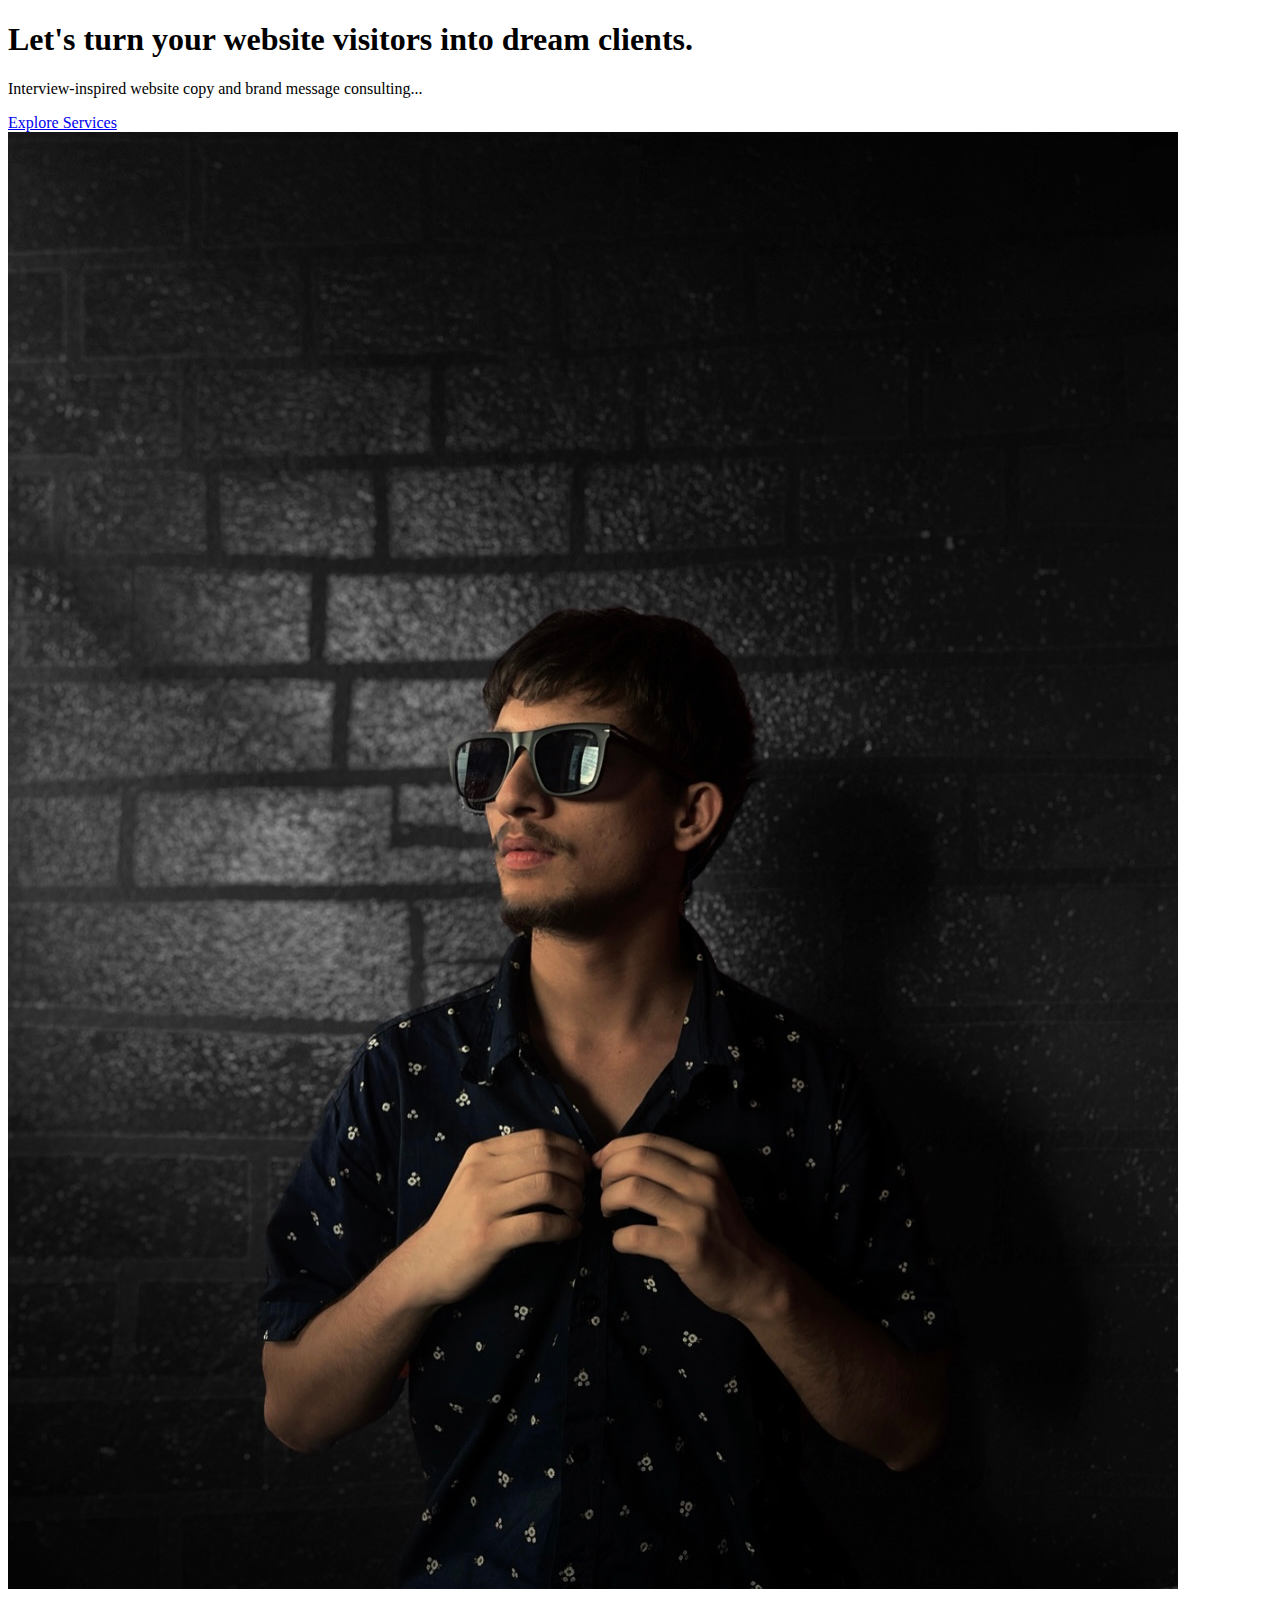
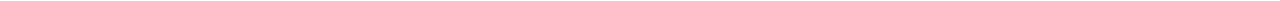
<file: c.html>
<!DOCTYPE html>
<html lang="en">
<head>
    <meta charset="UTF-8">
    <meta name="viewport" content="width=device-width, initial-scale=1.0">
    <title>Document</title>
</head>
<body>
    <body>
  <!-- Header (logo + menu) -->
  <header>
    <!-- nav here -->
  </header>

  <!-- Hero section (the big first part you showed) -->
  <section class="hero">
    <div class="hero-text">
      <h1>Let's turn your website visitors into dream clients.</h1>
      <p>Interview-inspired website copy and brand message consulting...</p>
      <a href="#services" class="btn">Explore Services</a>
    </div>
    <div class="hero-image">
      <img src="img/1707897199579.jpg" alt="Person sitting">
    </div>
  </section>

  <!-- Services section -->
  <section class="services">
    <!-- cards or blocks -->
  </section>

  <!-- Portfolio section -->
  <section class="portfolio">
    <!-- grid or showcase -->
  </section>

  <!-- Contact section -->
  <section class="contact">
    <!-- form or CTA -->
  </section>

  <!-- Footer -->
  <footer>
    <!-- links, copyright -->
  </footer>
</body>

</body>
</html>
</file>
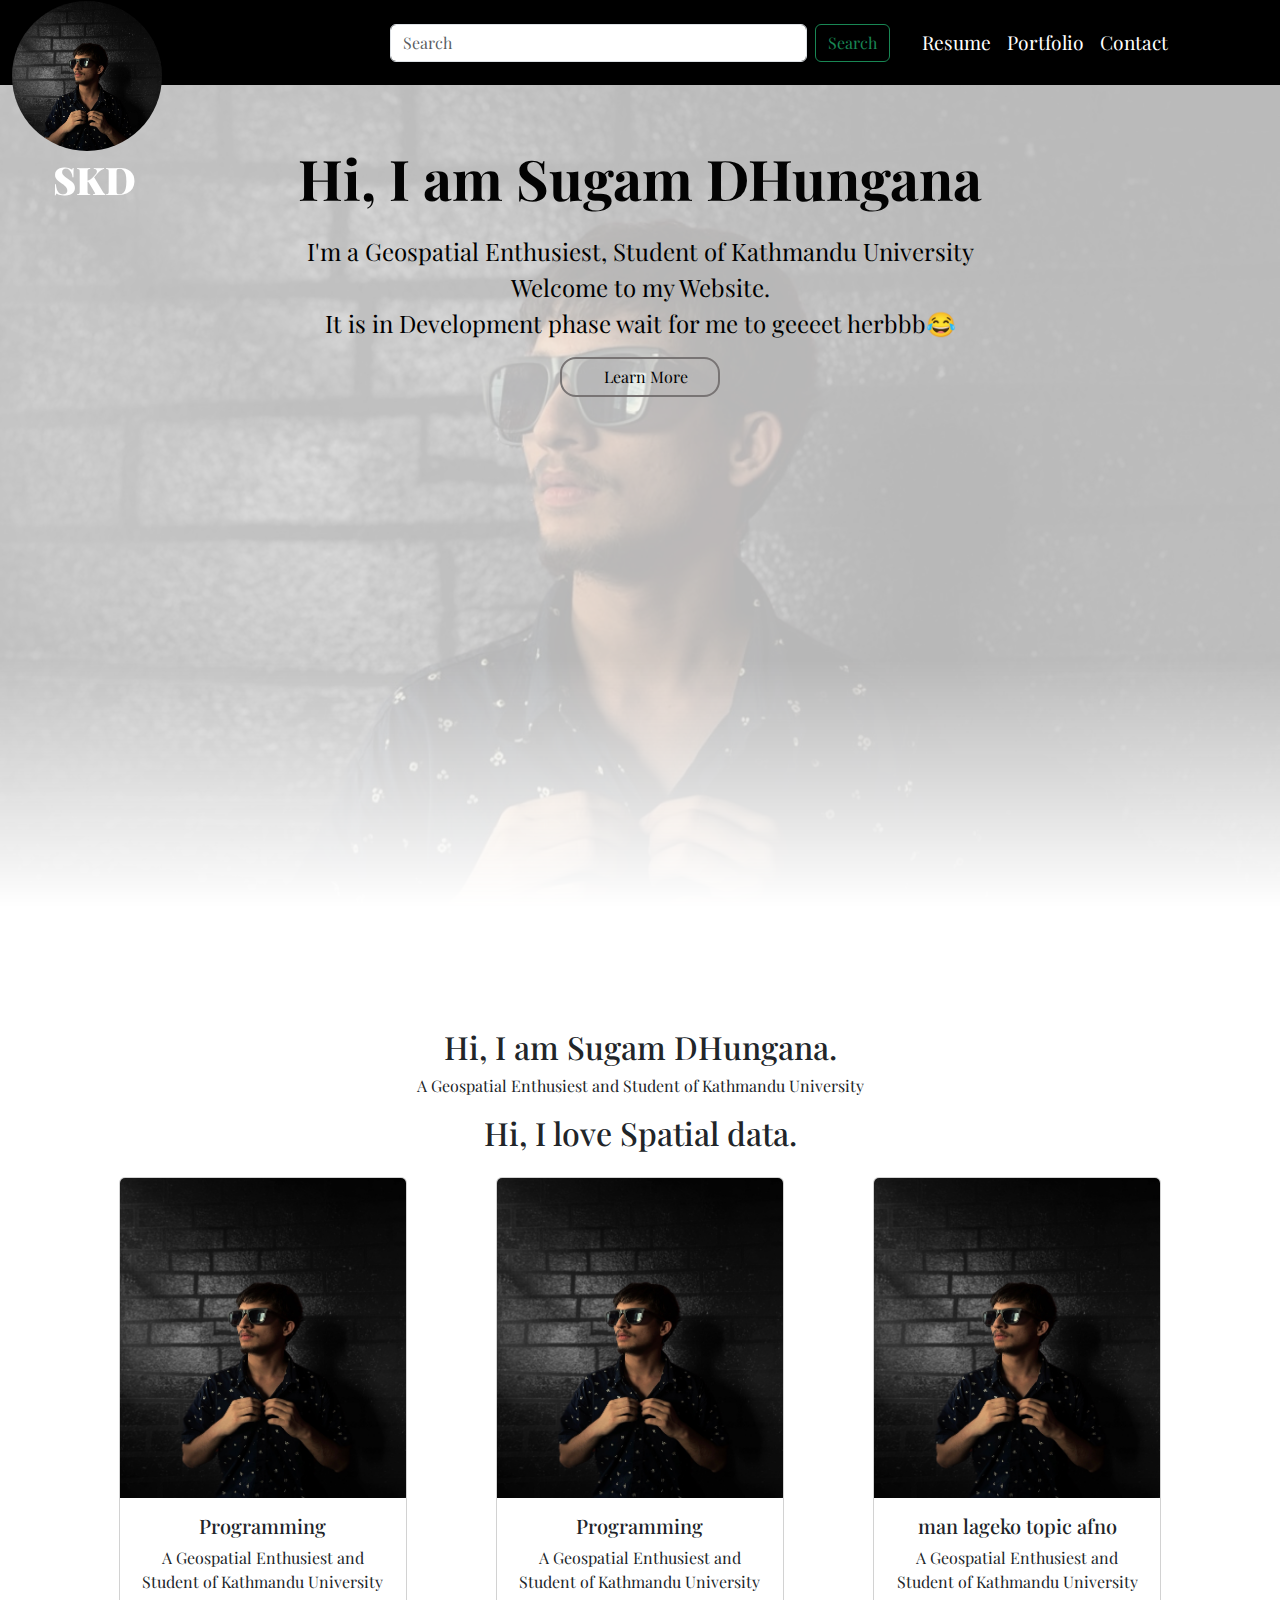
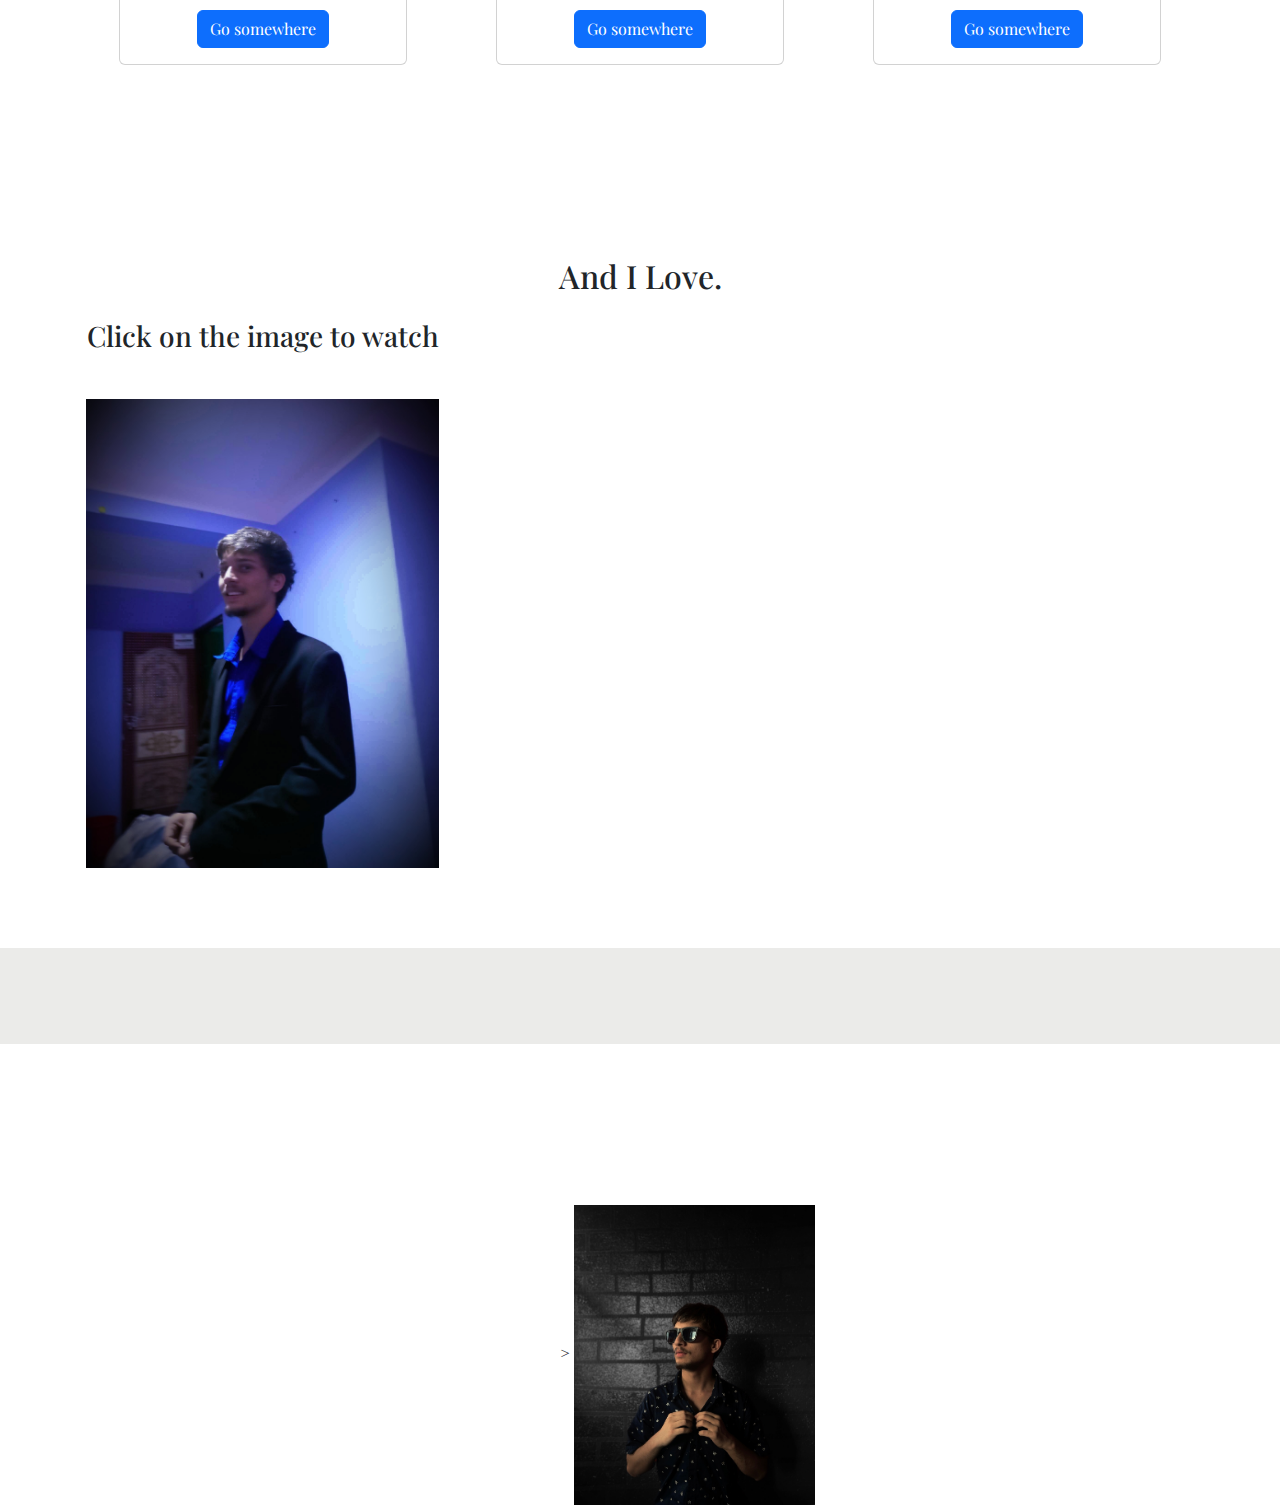
<file: demo.html>
<!DOCTYPE html>
<html lang="en" dir="ltr">

<head>
    <meta charset="UTF-8">
    <meta name="viewport" content="width=device-width, initial-scale=1.0">

    <link rel="stylesheet" href="library/bootstrap/bootstrap.min.css">
    <link rel="stylesheet" href="library/font-awesome/css/fontawesome.min.css">
    <link rel="stylesheet" href="css/animate.css">
    <link rel="stylesheet" href="css/normalize.css">
    <link rel="stylesheet" href="css/custom.css">


    <title>Sugam Dhungana</title>
    <link rel="icon" type="image/x-icon" href="img/web1.jpg">

</head>


<body>





    <!-- header ma naviagation bar rakhxam-->
    <header>
        <nav class="navbar navbar-expand-lg bg-body-tertiary">
            <div class="container-fluid">

                <!--header ko photo-->
                <a class="navbar-brand position-relative"
                    href="https://www.youtube.com/embed/qKeY9pK0aIo?si=RnEb99wHPn4nqosb" target="_main"
                    style="height:69px;">
                    <img src="img/1707897199579.jpg" alt="Logo" class="rounded-circle translate-middle-y"
                        style="width:150px; height:150px; object-fit:cover; margin-top:62.5px;"><!--yo margin chai photo tala mathi garna ho-->
                    <span class="su"
                        style="position:absolute; left:55%; bottom:-190%; transform:translateX(-50%);  font-weight:bold;">
                        <b>SKD</b>
                    </span>
                </a>
















                <button class="navbar-toggler" type="button" data-bs-toggle="collapse"
                    data-bs-target="#navbarSupportedContent" aria-controls="navbarSupportedContent"
                    aria-expanded="false" aria-label="Toggle navigation">
                    <span class="navbar-toggler-icon"></span>
                </button>


                <div class="collapse navbar-collapse justify-content-end" id="navbarSupportedContent">
                    <ul class="navbar-nav  mb-2 mb-lg-0">

                        <li class="nav-item active">
                            <a class="nav-link active" aria-current="page"
                                href="#home">Home</a><!--jaba home click huncha home ko section ma jancha vanya ho-->
                        </li>

                        <li class="nav-item">
                            <a class="nav-link" href="#resume">Resume</a>
                        </li>

                        <li class="nav-item">
                            <a class="nav-link" href="#portfolio">Portfolio</a>
                        </li>

                        <li class="nav-item">
                            <a class="nav-link" href="#contact">Contact</a>
                        </li>

















                        <li class="nav-item">
                            <a class="nav-link disabled" aria-disabled="true">Disabled</a>
                        </li>
                    </ul>

                    <form class="d-flex position-absolute top-50 start-50 translate-middle" role="search"
                        style="width:500px; z-index: 2000;">
                        <input class="form-control me-2" type="search" placeholder="Search" aria-label="Search"
                            name="q" />
                        <button class="btn btn-outline-success" type="submit">Search</button>
                    </form>
















                </div>
            </div>
        </nav>

    </header>









    <img src="img/1707897199579.jpg" alt="Sugam Background" class="floating-photo">
    <!--home-->
    <section id="home">

        <div class="container">
            <h1 id="name">Hi, I am Sugam DHungana</h1>
            <p id="tagline">I'm a Geospatial Enthusiest, Student of Kathmandu University<br>Welcome to my Website.<br>It
                is in Development phase wait for me to geeeet herbbb😂</p>
            <a href="#resume" id="learnmore"><i class="fa fa-angle-down"></i>Learn More</a>
        </div>

    </section>















    <!--Resume section-->
    <section id="resume">
        <div class="container">
            <div class="row">
                <h2 class="title text-center w-100">Hi, I am Sugam DHungana.</h2>
                <p class="about text-center w-75 mx-auto">A Geospatial Enthusiest and Student of Kathmandu University
                </p>
            </div>


            <div class="row">


                <h2 class="title text-center w-100">Hi, I love Spatial data.</h2>
            </div>



            <div class="row">
                <div class="col-md-4 py-3"> <!--100% width vako column 12 huncha so 3 ta column rakhna ho -->

                    <!--yo chai card ho-->
                    <div class="card" style="max-width: 18rem;">
                        <img src="img/1707897199579.jpg" class="card-img-top" alt="programming">
                        <div class="card-body">
                            <h5 class="card-title">Programming</h5>
                            <p class="card-text">A Geospatial Enthusiest and Student of Kathmandu University</p>
                            <a href="#" class="btn btn-primary">Go somewhere</a>
                        </div>
                    </div>
                </div>



                <div class="col-md-4 py-3"> <!--100% width vako column 12 huncha so 3 ta column rakhna ho -->

                    <!--yo chai card ho-->
                    <div class="card" style="max-width: 18rem;">
                        <img src="img/1707897199579.jpg" class="card-img-top" alt="programming">
                        <div class="card-body">
                            <h5 class="card-title">Programming</h5>
                            <p class="card-text">A Geospatial Enthusiest and Student of Kathmandu University</p>
                            <a href="#" class="btn btn-primary">Go somewhere</a>
                        </div>
                    </div>
                </div>




                <div class="col-md-4 py-3"> <!--100% width vako column 12 huncha so 3 ta column rakhna ho -->

                    <!--yo chai card ho-->
                    <div class="card" style="max-width: 18rem;">
                        <img src="img/1707897199579.jpg" class="card-img-top" alt="man lageko topic afno">
                        <div class="card-body">
                            <h5 class="card-title">man lageko topic afno</h5>
                            <p class="card-text">A Geospatial Enthusiest and Student of Kathmandu University</p>
                            <a href="#" class="btn btn-primary">Go somewhere</a>
                        </div>
                    </div>
                </div>






    </section>
























    <!--portofolio-->
    <section id="portfolio">
        <div class="container">
            <div class="row">
                <h2 class="title text-center w-100">And I Love.</h2>
            </div>
            <div class="row">
                <div class="col-md-4">
                    <div class="grid">
                         <p><h3>Click on the image to watch</h3></p>
                        <img src="img/1707897199623.jpg" alt="Terminaltetris">
                        <div class="overlay">
                            <div class="text">
                                Click on th image to watch the my fav video
                                 <a href="https://www.youtube.com/embed/HcOc7P5BMi4?si=0Cl3otCp82hNRqYq" target="_main"><img src="img/1707897199623.jpg" alt="Terminaltetris"></a>

                            </div>
                        </div>
                    </div>
                </div>
            </div>
        </div>
    </section>

    

    

    <!--contact-->
    <section id="contact">


    </section>


    <!--footer-->
    <footer>

    </footer>














    <!-- app.js library particles lai ho-->
    <script type="text/javascript" src="js/jquery-3.1.1.min.js"></script>
    <script type="text/javascript" src="js/bootstrap.min.js"></script>
    <script type="text/javascript" src="js/smooth-scroll.js"></script>
    <script type="text/javascript" src="js/wow.js"></script>
    <script type="text/javascript" src="js/particles.js"></script>
    <script type="text/javascript" src="js/wow.js"></script>
















    <iframe width="560" height="315" src="https://www.youtube.com/embed/9tjdswqGGVg?si=HWcxz_vDOiBUypKk"
        title="YouTube video player" frameborder="0"
        allow="accelerometer; autoplay; clipboard-write; encrypted-media; gyroscope; picture-in-picture; web-share"
        referrerpolicy="strict-origin-when-cross-origin" allowfullscreen></iframe>>

    <a href="https://www.youtube.com/embed/HcOc7P5BMi4?si=V7JNDDdoCBGm1YoB" target="_main"><img
            src="img/1707897199579.jpg" height="300px"></a>
</body>

</html>
</file>
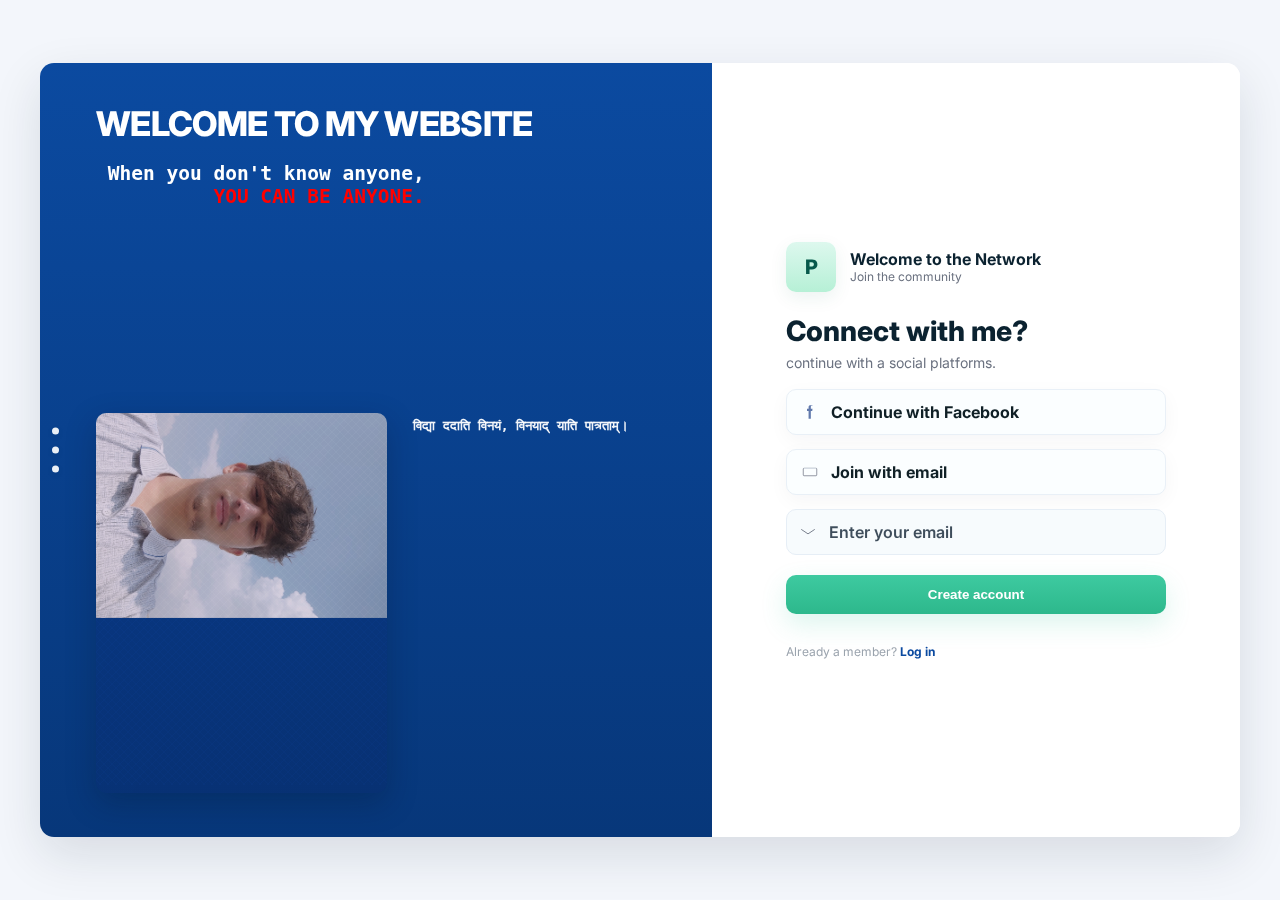
<file: harry.html>
<!doctype html>
<html lang="en">
<head>
<meta charset="utf-8" />
<meta name="viewport" content="width=device-width,initial-scale=1" />
<title>Sugam Dhungana</title>

<link href="https://fonts.googleapis.com/css2?family=Inter:wght@300;400;600;700;800&display=swap" rel="stylesheet">
<style>
  :root{
    --left-blue: #0b4aa0;      /* deep blue */
    --left-blue-2:#07377a;
    --muted:#6b7280;
    --mint:#3ecaa0;
    --panel-radius:14px;
    --max-width:1200px;
  }
  *{box-sizing:border-box}
  body,html{height:100%;margin:0;font-family:Inter,system-ui,-apple-system,Segoe UI,Roboto,"Helvetica Neue",Arial;background:#f3f6fb;color:#102026}
  .stage{
    min-height:100vh;
    display:flex;
    align-items:center;
    justify-content:center;
    padding:28px;
  }

  /* main card sized like the screenshot */
  .card{
    width:100%;
    max-width:var(--max-width);
    height:86vh;
    border-radius:var(--panel-radius);
    overflow:hidden;
    display:grid;
    grid-template-columns: 56% 44%;
    box-shadow: 0 18px 50px rgba(15,30,50,0.12);
    background: #fff;
  }

  /* LEFT PANEL */
  .left{
    position:relative;
    background: linear-gradient(180deg, var(--left-blue) 0%, var(--left-blue-2) 100%);
    color: #fff;
    padding:44px 56px;
    display:flex;
    flex-direction:column;
    justify-content:space-between;
  }

  /* three vertical dots near left center */
  .left .edge-dots{
    position:absolute;
    left:12px;
    top:50%;
    transform:translateY(-50%);
    display:flex;
    flex-direction:column;
    gap:12px;
  }
  .left .edge-dots span{
    width:7px;height:7px;border-radius:50%;background:rgba(255,255,255,0.92);
    box-shadow:0 2px 6px rgba(0,0,0,0.08);
  }

  /* Big headline and sub */
  .left .headline{
    max-width:520px;
  }
  .left h1{
    margin:0 0 14px 0;
    font-size:34px;
    line-height:1.02;
    font-weight:800;
    letter-spacing:-0.02em;
  }
  .left p.lead{
    margin:0 0 20px 0;
    font-weight:500;
    opacity:0.98;
    font-size:15px;
    max-width:480px;
  }

  /* portrait block at lower-left with veil overlay */
  .portrait-wrap{
    position:relative;
    width:420px;
    max-width:52%;
    min-height:380px;
    display:block;
    border-radius:10px;
    overflow:hidden;
    margin-top:10px;
    box-shadow: 0 10px 30px rgba(3,18,40,0.25);
  }
  .portrait{
    display:block;
    width:100%;
    height:100%;
    object-fit:cover;
    transform: translateY(-6%);
    filter: contrast(.95) saturate(.9) brightness(.95);
  }

  /* purple veil tint */
  .portrait::after{content:"";display:block;position:absolute;inset:0;pointer-events:none}
  .veil {
    position:absolute; inset:0;
    background: linear-gradient(120deg, rgba(120,30,160,0.12), rgba(40,10,120,0.14));
    mix-blend-mode: multiply;
    pointer-events:none;
  }

  /* mesh/net overlay using diagonal fine pattern (no external image) */
  .mesh {
    position:absolute; inset:0;
    pointer-events:none;
    opacity:0.65;
    mix-blend-mode: overlay;
    background-image:
      repeating-linear-gradient(45deg, rgba(255,255,255,0.06) 0px, rgba(255,255,255,0.06) 1px, transparent 1px, transparent 6px),
      repeating-linear-gradient(-45deg, rgba(255,255,255,0.06) 0px, rgba(255,255,255,0.06) 1px, transparent 1px, transparent 6px);
    transform:translateY(-8px);
    background-size: 8px 8px;
  }

  /* quote area beneath the portrait */
  .quote{
    color:rgba(255,255,255,0.95);
    max-width:420px;
    font-size:13px;
    margin-top:14px;
    line-height:1.38;
  }
  .author{margin-top:10px;font-weight:700;font-size:13px;color:rgba(255,255,255,0.95)}

  /* RIGHT PANEL */
  .right{
    padding:48px 48px;
    display:flex;
    align-items:center;
    justify-content:center;
    background:white;
  }
  .right-inner{
    width:100%;
    max-width:380px;
  }

  /* small square logo + welcome */
  .brand{
    display:flex;
    align-items:center;
    gap:14px;
    margin-bottom:22px;
  }
  .brand .logo{
    width:50px;height:50px;border-radius:10px;display:grid;place-items:center;
    background: linear-gradient(180deg,#ddf8ee,#b6f0d6);
    color:#07594b;font-weight:800;font-size:20px;
    box-shadow: 0 6px 18px rgba(14,96,74,0.08);
  }
  .brand .title{font-weight:700;font-size:16px;color:#0b2230}
  .welcome{
    font-size:28px;margin:6px 0 6px 0;font-weight:800;color:#0b2230;
  }
  .subtitle{color:var(--muted);font-size:14px;margin-bottom:18px}

  /* login controls */
  .controls{display:flex;flex-direction:column;gap:14px;margin-top:8px}
  .control-btn{
    display:flex;align-items:center;gap:12px;padding:12px 14px;border-radius:10px;border:1px solid #e9f0f7;background:#fbfeff;font-weight:700;cursor:pointer;
    box-shadow: 0 6px 20px rgba(8,20,40,0.04);
  }
  .control-btn svg{opacity:0.8}

  /* small thin input & big CTA */
  .thin-input{
    display:flex;align-items:center;gap:12px;padding:12px;border-radius:10px;border:1px solid #e6eef6;background:#f7fbfd;
    color:#123; font-weight:600;
  }
  .cta{
    margin-top:6px;padding:12px 14px;border-radius:10px;background:linear-gradient(180deg,var(--mint), #2db88c);color:#fff;font-weight:800;border:0;cursor:pointer;
    box-shadow: 0 10px 26px rgba(62,202,160,0.18);
  }

  /* little muted footer area */
  .small{font-size:12px;color:#9aa3ad;margin-top:16px}

  /* responsive */
  @media (max-width:980px){
    .card{grid-template-columns: 1fr; height:auto; border-radius:12px;}
    .left{padding:28px;}
    .right{padding:28px}
    .portrait-wrap{max-width:100%; width:100%; min-height:280px}
  }
</style>
</head>
<body>
  <div class="stage">
    <div class="card" role="main" aria-label="Replica split landing">
      <!-- LEFT -->
      <section class="left" aria-labelledby="left-title">
        <div class="edge-dots" aria-hidden="true">
          <span></span><span></span><span></span>
        </div>

        <div class="headline" id="left-title">
          <h1>WELCOME TO MY WEBSITE</h1>
          <h2><pre> When you don't know anyone,
          <b style="color: red;">YOU CAN BE ANYONE.</b></pre></h2>
        </div>

        <div style="display:flex;gap:18px;align-items:flex-start;flex-wrap:wrap;">
          <div class="portrait-wrap" aria-hidden="true">
            <!-- Replace src with your portrait to match screenshot closely -->
            <img class="portrait" src="img/1.jpg" alt="Portrait">
            <div class="veil"></div>
            <div class="mesh"></div>
          </div>

          <div style="max-width:420px;">
            <pre class="quote"> <b>विद्या ददाति विनयं, विनयाद् याति पात्रताम्।</b></pre>
            
          </div>
        </div>
      </section>

      <!-- RIGHT -->
      <aside class="right" aria-labelledby="right-title">
        <div class="right-inner">
          <div class="brand">
            <div class="logo" aria-hidden="true">P</div>
            <div>
              <div class="title">Welcome to the Network</div>
              <div style="font-size:12px;color:var(--muted)">Join the community</div>
            </div>
          </div>

          <h2 class="welcome" id="right-title">Connect with me?</h2>
          <div class="subtitle">continue with a social platforms.</div>

          <div class="controls" role="form" aria-label="signup options">
            <div class="control-btn" role="button" tabindex="0">
              <!-- fake facebook icon -->
              <svg width="18" height="18" viewBox="0 0 24 24" fill="none" aria-hidden="true">
                <path d="M15.12 3H12.9C10.96 3 10.1 3.85 10.1 5.66V7.5H8v3.04h2.1V21h3.02v-10.46h1.9l.3-3.04h-2.2V5.24c0-.88.22-1.46 1.3-1.46h.88V3z" fill="#3b5998" />
              </svg>
              Continue with Facebook
            </div>

            <div class="control-btn" role="button" tabindex="0">
              <svg width="18" height="18" viewBox="0 0 24 24" fill="none" aria-hidden="true">
                <path d="M20 7H4a1 1 0 0 0-1 1v8a1 1 0 0 0 1 1h16a1 1 0 0 0 1-1V8a1 1 0 0 0-1-1z" stroke="#6b7280" stroke-width="1.2" fill="none"/>
                <path d="M4 7h16" stroke="#e6eef6" stroke-width="1.2" />
              </svg>
              Join with email
            </div>

            <div class="thin-input" role="group" aria-label="email input">
              <svg width="18" height="18" viewBox="0 0 24 24" fill="none" aria-hidden="true">
                <path d="M3 8.5l9 6 9-6" stroke="#6b7280" stroke-width="1.2" fill="none"/>
              </svg>
              <span style="opacity:0.8">Enter your email</span>
            </div>

            <button class="cta" type="button">Create account</button>

            <div class="small">Already a member? <strong style="color:#0b4aa0">Log in</strong></div>
          </div>
        </div>
      </aside>
    </div>
  </div>
</body>
</html>
</file>
<file: css/custom.css>
@import url('https://fonts.googleapis.com/css2?family=Playfair+Display:ital,wght@0,400..900;1,400..900&display=swap');


body {
    font-family: "Playfair Display", serif;
}

#home {
width: 100%;
   min-height: 100vh; /* Full viewport height */
}

.su {
    font-size: 38px;
    color: #ffffff;
    transition: color 0.3s ease;
}
.su:hover {
    color: #0dfc00;  /* change this to any color you want */
}

.nav-link {
     font-size: 1.2rem;
        color: #ffffff;
        transition: color 0.3s ease;       
}
.nav-link:hover {
    color: #40ff00;  /* pick any hover color */
}

/* .container-fluid{
    position: absolute;
    top: 0px;
     height: 85px;
    background-color: #d2cece;

} */
 .container-fluid {
    position: fixed;   /* instead of absolute */
    top: 0;
    left: 0;
    width: 100%;       /* make it span across */
    height: 85px;
    background-color: #000000;
    z-index: 1000;     /* keep it above other elements */
}


 .navbar {
    /* ensures navbar is above other content */
    z-index: 1000;
}   


.floating-photo {
    position: absolute;
    top: 85px;  /* space for header */
    left: 0;
    width: 100%;
    height: 91.5%; /* covers the content area, not full screen */
    object-fit: cover;
    z-index: 0;
    pointer-events: none;

    /* Subtle visibility so content stands out */
    opacity: 0.28;  /* faint but visible */
    filter: blur(0.5px) brightness(0.9);

    /* Bottom fade to make text overlay safe */
    -webkit-mask-image: linear-gradient(to bottom, rgba(0,0,0,1) 70%, rgba(0,0,0,0) 100%);
    -webkit-mask-repeat: no-repeat;
    -webkit-mask-size: cover;
    mask-image: linear-gradient(to bottom, rgba(0,0,0,1) 70%, rgba(0,0,0,0) 100%);
    mask-repeat: no-repeat;
    mask-size: cover;

    /* Subtle floating animation */
    
}




.container{
     text-align: center;
    position: relative;
    z-index: 1; /* Ensure content is above background */
    padding: 1rem;
    margin-top: 1rem;

}
#quote {
    margin-top: 2.6rem;
    font-size: 2rem;
    font-weight: bold;
    color: #178311;
    z-index: 1; /* Ensure text is above background */
}
#name {
    margin-top: 6rem;
    font-size: 3.5rem;
    font-weight: bold;
    color: #030303;
    z-index: 1; /* Ensure text is above background */
}
#tagline {
    font-size: 1.5rem;
    margin-top: -1rem;
    color: #000000;
    z-index: 1; /* Ensure text is above background */
}
#learnmore {
    padding: .4rem 1rem;
max-width: 10rem;
 color: #000000;
 margin: 0 auto;
display: block;
    border: 2px solid #787474;
    border-radius: 1rem;
    text-decoration: none;
    text-align: center;
    z-index: 1; /* Ensure button is above background */
}
#learnmore:hover {
    text-decoration: none;
}



/* resume ko matra */
#resume {
    width: 100%;
    height: auto;
    padding: 4rem 0;
}
#resume .card{
margin-left: auto;
margin-right: auto;
}
#resume .card img{
height: 20rem;
}

/* portfolio */
#portfolio {
    width: 100%;
    height: auto;
    padding: 4rem 0;

}
#portfolio img{
    margin-top: 30px;
    width: 100%;
    
}
#portfolio .grid{
   position: relative;
   width: 100%;
   
}


 .text {
    color: white;
    font-size: 1.7rem;
    position: absolute;
    top: 50%;
    left: 50%;
    transform: translate(-50%, -50%);
    text-align: center;
} 
.hari {
    width : 100%;
    margin-right: 300px;
}

.terobau{
    color: rgb(255, 255, 255);
    text-decoration: none;
}


/* yabata tala farak farak background color rakhna ho photo ma  */
#portfolio .grid .overlay {
    position: absolute;
    margin-top: 30px;
    top: 0; bottom: 0; left: 0; right: 0;
    width: 100%;
    opacity: 0;
    transition: .5s ease;
    background-color: #534c96;

}
#portfolio .grid:hover .overlay {
    opacity: 1;
}


/* feri repeat garera arko photo ko lagi */
#portfolio .grid .overlay1 {
    position: absolute;
    margin-top: 30px;
    top: 0; bottom: 0; left: 0; right: 0;
    width: 100%;
    opacity: 0;
    transition: .5s ease;
    background-color: #a1d9df;

}

#portfolio .grid:hover .overlay1 {
    opacity: 1;
}
/* feri arko photo ko lagi */
#portfolio .grid .overlay2 {
    position: absolute;
    margin-top: 30px;
    top: 0; bottom: 0; left: 0; right: 0;
    width: 100%;
    opacity: 0;
    transition: .5s ease;
    background-color: #dd8383;

}

#portfolio .grid:hover .overlay2 {
    opacity: 1;
}
/* feri arko photo ko lagi */
#portfolio .grid .overlay3 {
    position: absolute;
    margin-top: 30px;
    top: 0; bottom: 0; left: 0; right: 0;
    width: 100%;
    opacity: 0;
    transition: .5s ease;
    background-color: #7cdda6;

}

#portfolio .grid:hover .overlay3 {
    opacity: 1;
}
#portfolio .grid .overlay4 {
    position: absolute;
    margin-top: 30px;
    top: 0; bottom: 0; left: 0; right: 0;
    width: 100%;
    opacity: 0;
    transition: .5s ease;
    background-color: #8d84de;

}

#portfolio .grid:hover .overlay4 {
    opacity: 1;
}
#portfolio .grid .overlay5 {
    position: absolute;
    margin-top: 30px;
    top: 0; bottom: 0; left: 0; right: 0;
    width: 100%;
    opacity: 0;
    transition: .5s ease;
    background-color: #8c7663;

}

#portfolio .grid:hover .overlay5 {
    opacity: 1;
}
#portfolio .grid .overlay {
    position: absolute;
    margin-top: 30px;
    top: 0; bottom: 0; left: 0; right: 0;
    width: 100%;
    opacity: 0;
    transition: .5s ease;
    background-color: #9e9ea4;

}

#portfolio .grid:hover .overlay5 {
    opacity: 1;
}


/* footer */
.push{
    font-size: 1.4rem;
    color: #ff0000;
    text-align: right;
    margin-right: 2rem;
    margin-bottom: -1rem;
}
.pus{
    font-size: 1.4rem;
    color: #000000;
    text-align: left;
    margin-right: 2rem;
    margin-bottom: -0.5rem;
}
footer {
    background-color: #ebebe9;
    width: 100%;
    height: auto;
    padding: 2rem 0 4rem;  
    
}
footer ul{
    list-style: none;
  text-align: left;
    padding-left: 0;
}

 footer .back-to-top {
    display: block ;
    width: 100%;
    margin-top: 0rem;
    text-align: center;
    text-decoration: none;
    color: #000000;
 }
 footer .back-to-top:hover {
    text-decoration: none;
    color: #ff0000;

 }
 footer ul#social{
    list-style: none;
  padding-left: 0;
    text-align: right;
}
    footer ul#social li{
        display: inline-block;
        margin: 1rem;
    }
footer ul#social a{
   text-decoration: none;
   color: #2c40d7;
   font-size: 2rem;
}
footer ul#social a:hover {
    text-decoration: none;
    color: #f22c2c;

 }





 /* gg */
 /* yo android response ko lagi caht gpt bata lyako */
 /* ===================== */
/* MOBILE RESPONSIVE FIX */
/* ===================== */
/* =============================== */
/* PROFESSIONAL MOBILE RESPONSIVE  */
/* Same design, better scaling     */
/* =============================== */
@media (max-width: 768px) {

  /* FORCE override inline styles */
  img[style],
  span[style],
  form[style],
  div[style] {
    max-width: 100% !important;
  }

  /* Logo image */
  .navbar-brand img {
    width: 90px !important;
    height: 90px !important;
    margin-top: 20px !important;
  }

  .su {
    left: 120% !important;
    font-size: 22px !important;
  }

  /* Search bar */
  form.d-flex {
    position: static !important;
    width: 100% !important;
  }

  /* Remove fixed margins */
  .hari {
    margin-right: 0 !important;
  }

  /* Floating background */
  .floating-photo {
    height: 100% !important;
    top: 70px !important;
  }

  /* iframe fix */
  iframe {
    width: 100% !important;
    height: 220px !important;
  }

  /* flex row fix */
  div[style*="display: flex"] {
    flex-direction: column !important;
  }

  /* Prevent horizontal scroll */
  body {
    overflow-x: hidden;
  }
}
</file>
